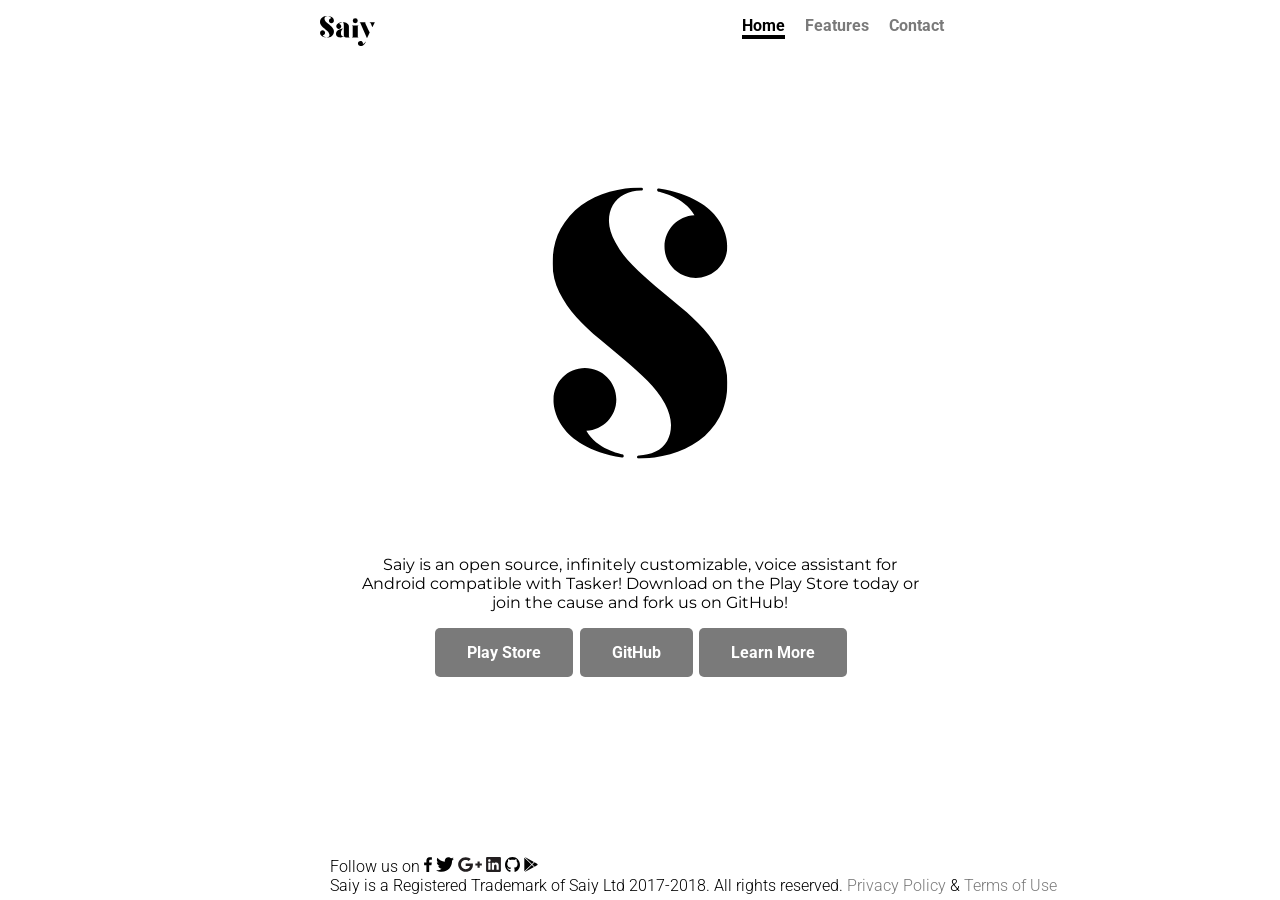
<file: index.html>
<html>
  <head>
    <!-- Start Favicon stuffs -->
    <link rel="apple-touch-icon" sizes="57x57" href="favicons/apple-icon-57x57.png">
    <link rel="apple-touch-icon" sizes="60x60" href="favicons/apple-icon-60x60.png">
    <link rel="apple-touch-icon" sizes="72x72" href="favicons/apple-icon-72x72.png">
    <link rel="apple-touch-icon" sizes="76x76" href="favicons/apple-icon-76x76.png">
    <link rel="apple-touch-icon" sizes="114x114" href="favicons/apple-icon-114x114.png">
    <link rel="apple-touch-icon" sizes="120x120" href="favicons/apple-icon-120x120.png">
    <link rel="apple-touch-icon" sizes="144x144" href="favicons/apple-icon-144x144.png">
    <link rel="apple-touch-icon" sizes="152x152" href="favicons/apple-icon-152x152.png">
    <link rel="apple-touch-icon" sizes="180x180" href="favicons/apple-icon-180x180.png">
    <link rel="icon" type="image/png" sizes="192x192"  href="favicons/android-icon-192x192.png">
    <link rel="icon" type="image/png" sizes="32x32" href="favicons/favicon-32x32.png">
    <link rel="icon" type="image/png" sizes="96x96" href="favicons/favicon-96x96.png">
    <link rel="icon" type="image/png" sizes="16x16" href="favicons/favicon-16x16.png">
    <link rel="manifest" href="favicons/manifest.json">
    <meta name="msapplication-TileColor" content="#ffffff">
    <meta name="msapplication-TileImage" content="favicons/ms-icon-144x144.png">
    <meta name="theme-color" content="#ffffff">
    <!-- End Favicon stuffs -->
    <!-- Font import stuffs -->
    <link href="https://fonts.googleapis.com/css?family=Montserrat:200,400" rel="stylesheet">
    <link href="https://fonts.googleapis.com/css?family=Roboto:300,700" rel="stylesheet">
    <link href="main.css" rel="stylesheet" type="text/css">
    <meta name="keywords" content="saiy, android, virtual assistant, software, saiy.ai, machine learning, open source, utter">
    <title>Saiy - Artificially Intelligent</title>
  </head>
  <body>
    <div class="my_container">
      <div class="menu">
        <h1 style="float:left;">
          <img class="logo" src="images/saiy_full.svg">
        </h1>
        <div style="float:right;">
          <a href="index.html" class="navw active">Home</a>
          <a href="features.html" class="navw">Features</a>
          <a href="contact.html" class="navw">Contact</a>
        </div>
      </div>
      <div class="main_content">
        <center>
          <p><img class="main_img" src="images/saiy.svg"></p>
          <p class="main_text">Saiy is an open source, infinitely customizable, voice assistant for Android compatible with Tasker! Download on the Play Store today or join the cause and fork us on GitHub!</p>
          <p>
            <a href="https://play.google.com/store/apps/details?id=ai.saiy.android" target="_blank" class="button">Play Store</a> 
            <a href="https://github.com/brandall76/Saiy-PS" target="_blank" class="button">GitHub</a> 
            <a href="features.html" class="button">Learn More</a>
          </p>
        </center>
      </div>
      <div class="footer">
        <div class="policy">
          Follow us on 
          <a href="https://www.facebook.com/games/saiy_ai/" target="_blank"><img class="smicon" src="images/facebook.svg"></a> 
          <a href="https://twitter.com/brandall76" target="_blank"><img class="smicon" src="images/twitter.svg"></a> 
          <a href="https://plus.google.com/100131487913427971091" target="_blank"><img class="smicon" src="images/google-plus.svg"></a> 
          <a href="https://uk.linkedin.com/in/benrandall76" target="_blank"><img class="smicon" src="images/linkedin.svg"></a> 
          <a href="https://github.com/brandall76/Saiy-PS" target="_blank"><img class="smicon" src="images/github.svg"></a> 
          <a href="https://play.google.com/store/apps/details?id=ai.saiy.android" target="_blank"><img class="smicon" src="images/playstore.svg"></a> 
          <br>
          Saiy is a Registered Trademark of Saiy Ltd 2017-2018. All rights reserved. <a href="privacy.html">Privacy Policy</a> & <a href="terms.html">Terms of Use</a>
        </div>
      </div>
    </div>
  </body>
</html>
</file>
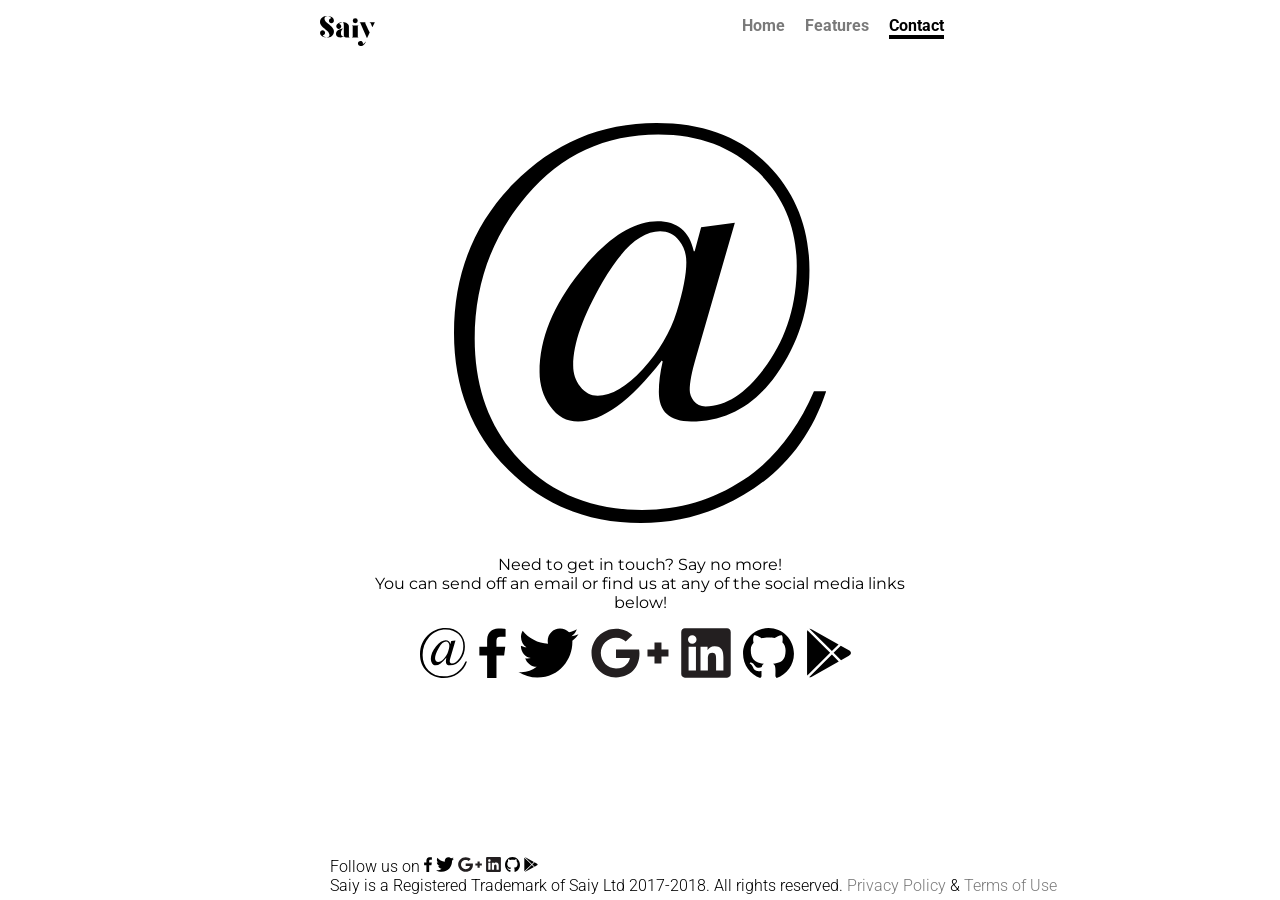
<file: contact.html>
<html>
  <head>
    <!-- Start Favicon stuffs -->
    <link rel="apple-touch-icon" sizes="57x57" href="favicons/apple-icon-57x57.png">
    <link rel="apple-touch-icon" sizes="60x60" href="favicons/apple-icon-60x60.png">
    <link rel="apple-touch-icon" sizes="72x72" href="favicons/apple-icon-72x72.png">
    <link rel="apple-touch-icon" sizes="76x76" href="favicons/apple-icon-76x76.png">
    <link rel="apple-touch-icon" sizes="114x114" href="favicons/apple-icon-114x114.png">
    <link rel="apple-touch-icon" sizes="120x120" href="favicons/apple-icon-120x120.png">
    <link rel="apple-touch-icon" sizes="144x144" href="favicons/apple-icon-144x144.png">
    <link rel="apple-touch-icon" sizes="152x152" href="favicons/apple-icon-152x152.png">
    <link rel="apple-touch-icon" sizes="180x180" href="favicons/apple-icon-180x180.png">
    <link rel="icon" type="image/png" sizes="192x192"  href="favicons/android-icon-192x192.png">
    <link rel="icon" type="image/png" sizes="32x32" href="favicons/favicon-32x32.png">
    <link rel="icon" type="image/png" sizes="96x96" href="favicons/favicon-96x96.png">
    <link rel="icon" type="image/png" sizes="16x16" href="favicons/favicon-16x16.png">
    <link rel="manifest" href="favicons/manifest.json">
    <meta name="msapplication-TileColor" content="#ffffff">
    <meta name="msapplication-TileImage" content="favicons/ms-icon-144x144.png">
    <meta name="theme-color" content="#ffffff">
    <!-- End Favicon stuffs -->
    <!-- Font import stuffs -->
    <link href="https://fonts.googleapis.com/css?family=Montserrat:200,400" rel="stylesheet">
    <link href="https://fonts.googleapis.com/css?family=Roboto:300,700" rel="stylesheet">
    <link href="main.css" rel="stylesheet" type="text/css">
    <meta name="keywords" content="saiy, android, virtual assistant, software, saiy.ai, machine learning, open source, utter">
    <title>Saiy - Artificially Intelligent</title>
  </head>
  <body>
    <div class="my_container">
      <div class="menu">
        <h1 style="float:left;">
          <img class="logo" src="images/saiy_full.svg">
        </h1>
        <div style="float:right;">
          <a href="index.html" class="navw">Home</a>
          <a href="features.html" class="navw">Features</a>
          <a href="contact.html" class="navw active">Contact</a>
        </div>
      </div>
      <div class="main_content">
        <center>
          <p><img class="main_img" src="images/at.svg"></p>
          <p class="main_text">Need to get in touch? Say no more!<br>You can send off an email or find us at any of the social media links below!</p>
          <p>
            <a href="mailto:contact@saiy.ai"><img class="lgicon" src="images/at.svg"></a> 
            <a href="https://www.facebook.com/games/saiy_ai/" target="_blank"><img class="lgicon" src="images/facebook.svg"></a> 
            <a href="https://twitter.com/brandall76" target="_blank"><img class="lgicon" src="images/twitter.svg"></a> 
            <a href="https://plus.google.com/100131487913427971091" target="_blank"><img class="lgicon" src="images/google-plus.svg"></a> 
            <a href="https://uk.linkedin.com/in/benrandall76" target="_blank"><img class="lgicon" src="images/linkedin.svg"></a>
            <a href="https://github.com/brandall76/Saiy-PS" target="_blank"><img class="lgicon" src="images/github.svg"></a>
            <a href="https://play.google.com/store/apps/details?id=ai.saiy.android" target="_blank"><img class="lgicon" src="images/playstore.svg"></a>
          </p>
        </center>
      </div>
      <div class="footer">
        <div class="policy">
          Follow us on 
          <a href="https://www.facebook.com/games/saiy_ai/" target="_blank"><img class="smicon" src="images/facebook.svg"></a> 
          <a href="https://twitter.com/brandall76" target="_blank"><img class="smicon" src="images/twitter.svg"></a> 
          <a href="https://plus.google.com/100131487913427971091" target="_blank"><img class="smicon" src="images/google-plus.svg"></a> 
          <a href="https://uk.linkedin.com/in/benrandall76" target="_blank"><img class="smicon" src="images/linkedin.svg"></a> 
          <a href="https://github.com/brandall76/Saiy-PS" target="_blank"><img class="smicon" src="images/github.svg"></a> 
          <a href="https://play.google.com/store/apps/details?id=ai.saiy.android" target="_blank"><img class="smicon" src="images/playstore.svg"></a> 
          <br>
          Saiy is a Registered Trademark of Saiy Ltd 2017-2018. All rights reserved. <a href="privacy.html">Privacy Policy</a> & <a href="terms.html">Terms of Use</a>
        </div>
      </div>
    </div>
  </body>
</html>
</file>
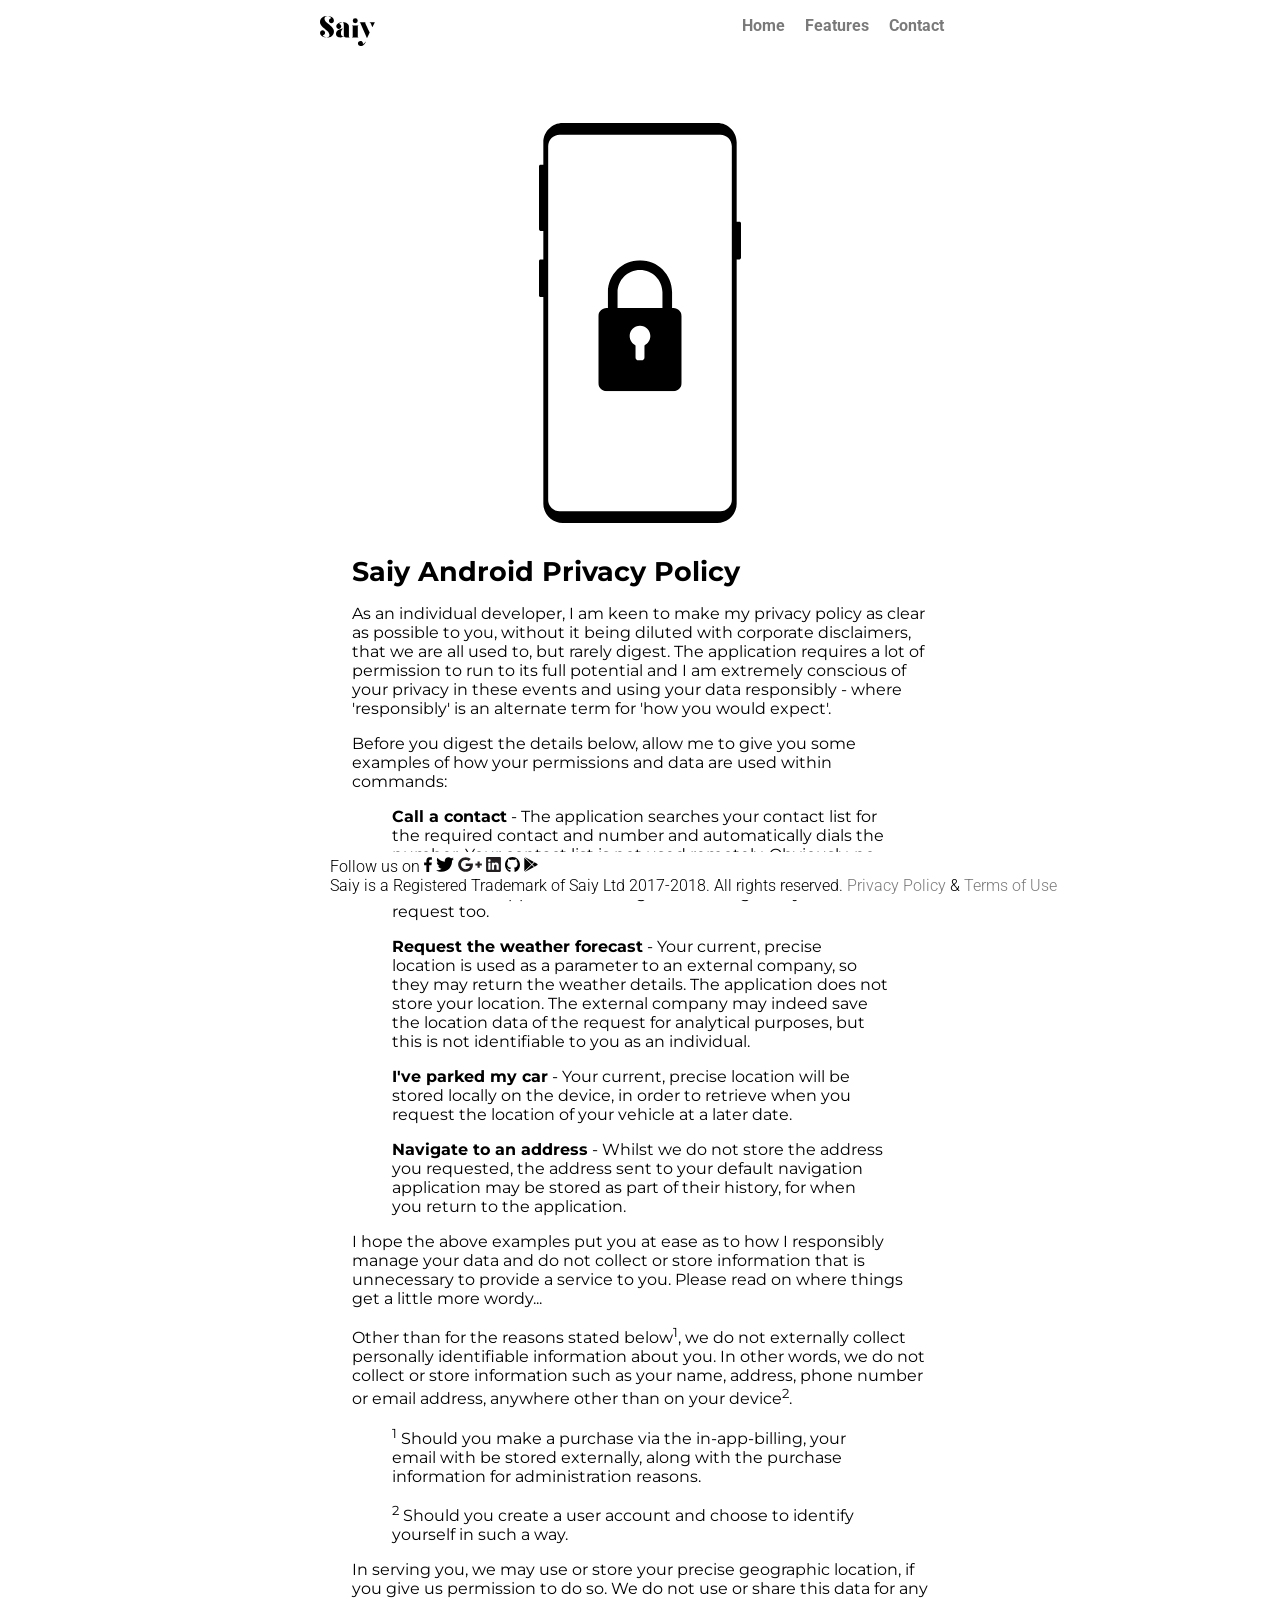
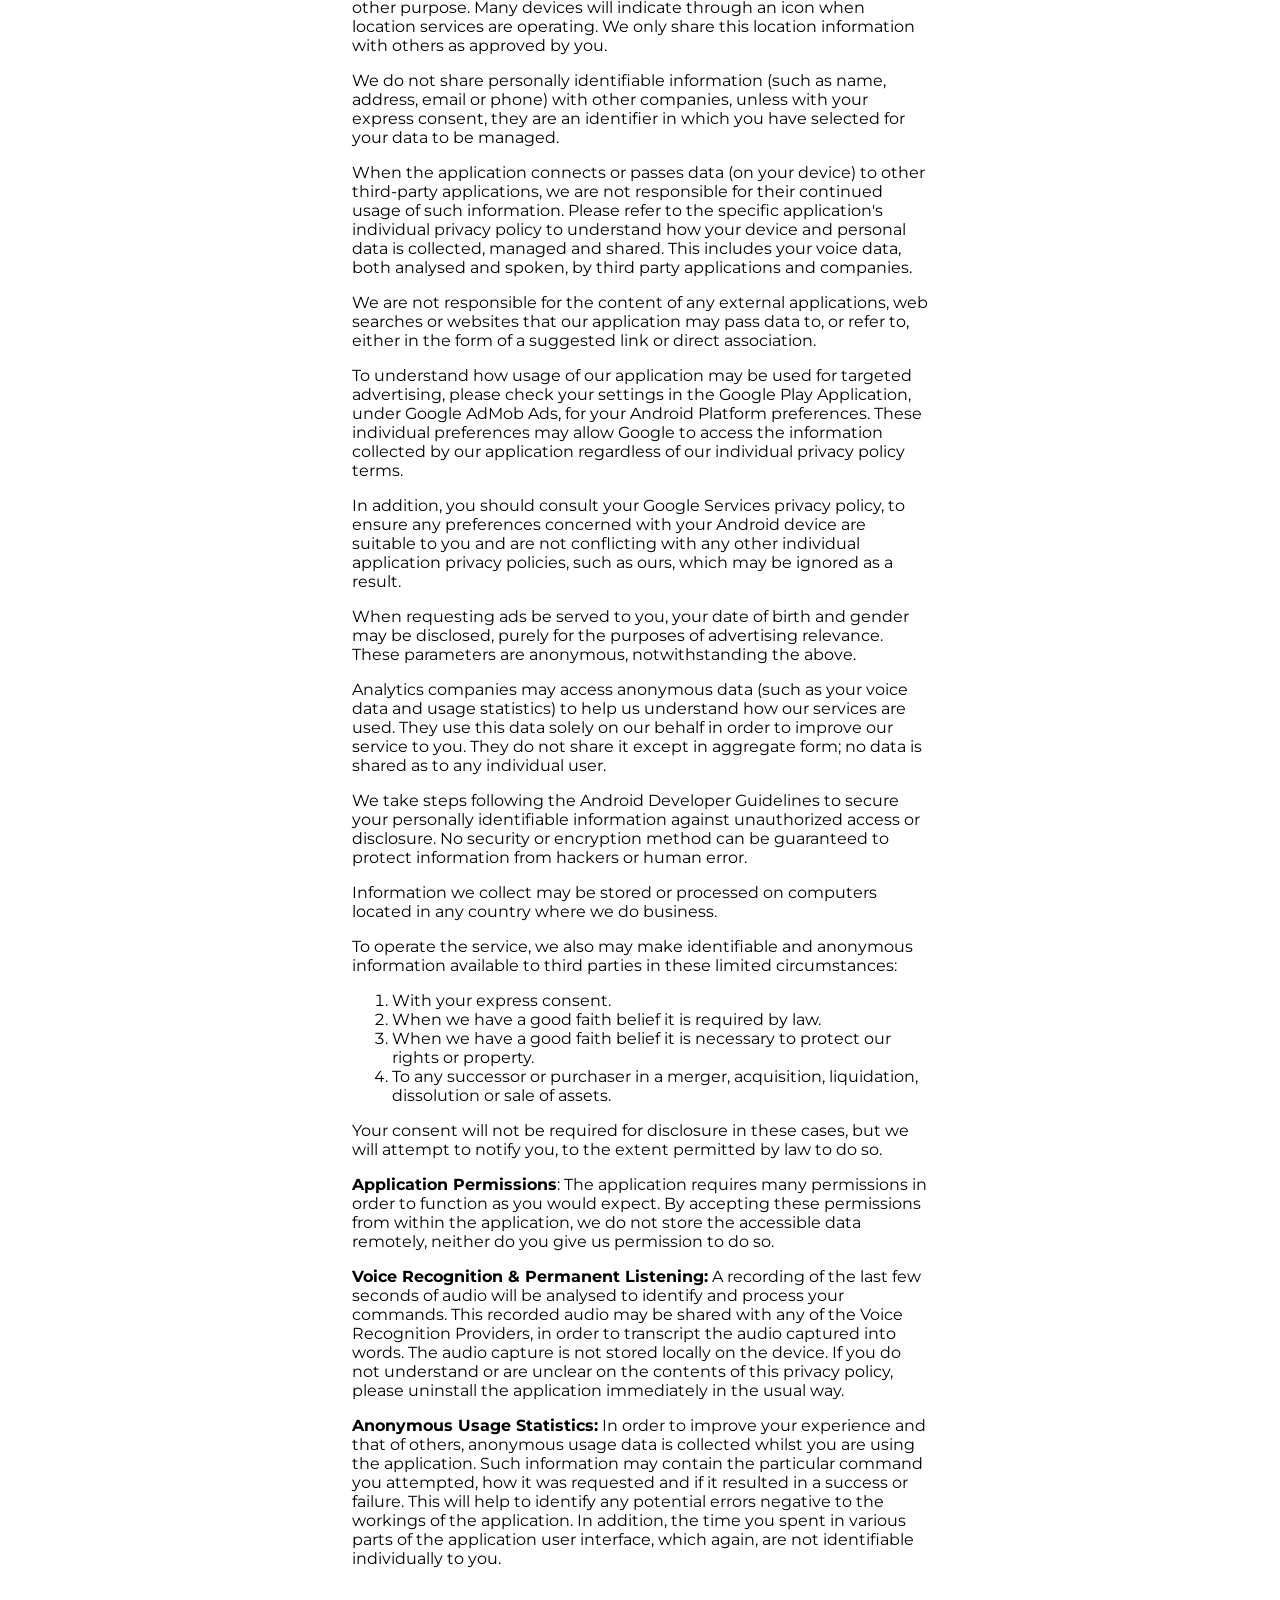
<file: privacy.html>
<html>
  <head>
    <!-- Start Favicon stuffs -->
    <link rel="apple-touch-icon" sizes="57x57" href="favicons/apple-icon-57x57.png">
    <link rel="apple-touch-icon" sizes="60x60" href="favicons/apple-icon-60x60.png">
    <link rel="apple-touch-icon" sizes="72x72" href="favicons/apple-icon-72x72.png">
    <link rel="apple-touch-icon" sizes="76x76" href="favicons/apple-icon-76x76.png">
    <link rel="apple-touch-icon" sizes="114x114" href="favicons/apple-icon-114x114.png">
    <link rel="apple-touch-icon" sizes="120x120" href="favicons/apple-icon-120x120.png">
    <link rel="apple-touch-icon" sizes="144x144" href="favicons/apple-icon-144x144.png">
    <link rel="apple-touch-icon" sizes="152x152" href="favicons/apple-icon-152x152.png">
    <link rel="apple-touch-icon" sizes="180x180" href="favicons/apple-icon-180x180.png">
    <link rel="icon" type="image/png" sizes="192x192"  href="favicons/android-icon-192x192.png">
    <link rel="icon" type="image/png" sizes="32x32" href="favicons/favicon-32x32.png">
    <link rel="icon" type="image/png" sizes="96x96" href="favicons/favicon-96x96.png">
    <link rel="icon" type="image/png" sizes="16x16" href="favicons/favicon-16x16.png">
    <link rel="manifest" href="favicons/manifest.json">
    <meta name="msapplication-TileColor" content="#ffffff">
    <meta name="msapplication-TileImage" content="favicons/ms-icon-144x144.png">
    <meta name="theme-color" content="#ffffff">
    <!-- End Favicon stuffs -->
    <!-- Font import stuffs -->
    <link href="https://fonts.googleapis.com/css?family=Montserrat:200,400" rel="stylesheet">
    <link href="https://fonts.googleapis.com/css?family=Roboto:300,700" rel="stylesheet">
    <link href="main.css" rel="stylesheet" type="text/css">
    <meta name="keywords" content="saiy, android, virtual assistant, software, saiy.ai, machine learning, open source, utter">
    <title>Saiy - Artificially Intelligent</title>
  </head>
  <body>
    <div class="my_container">
      <div class="menu">
        <h1 style="float:left;">
          <img class="logo" src="images/saiy_full.svg">
        </h1>
        <div style="float:right;">
          <a href="index.html" class="navw">Home</a>
          <a href="features.html" class="navw">Features</a>
          <a href="contact.html" class="navw">Contact</a>
        </div>
      </div>
      <div class="main_content">
        <center><p><img class="main_img" src="images/s8_lock.svg"></p></center>
        <h1>
          Saiy Android Privacy Policy
        </h1>
        <div class="policy_text">
          <p>
            As an individual developer, I am keen to make my privacy policy as clear as possible to you, without it being diluted with corporate disclaimers, that we are all used to, but rarely digest. The application requires a lot of permission to run to its full potential and I am extremely conscious of your privacy in these events and using your data responsibly - where 'responsibly' is an alternate term for 'how you would expect'.
          </p>
          <p>
            Before you digest the details below, allow me to give you some examples of how your permissions and data are used within commands:
          </p>
          <blockquote>
            <strong>Call a contact</strong> - The application searches your contact list for the required contact and number and automatically dials the number. Your contact list is not used remotely. Obviously, no calls are placed unless you specifically request the application to do so. This applies to sending text messages at your request too.
          </blockquote>
          <blockquote>
            <strong>Request the weather forecast</strong> - Your current, precise location is used as a parameter to an external company, so they may return the weather details. The application does not store your location. The external company may indeed save the location data of the request for analytical purposes, but this is not identifiable to you as an individual.
          </blockquote>
          <blockquote>
            <strong>I've parked my car</strong> - Your current, precise location will be stored locally on the device, in order to retrieve when you request the location of your vehicle at a later date.
          </blockquote>
          <blockquote>
            <strong>Navigate to an address</strong> - Whilst we do not store the address you requested, the address sent to your default navigation application may be stored as part of their history, for when you return to the application.
          </blockquote>
          <p>
            I hope the above examples put you at ease as to how I responsibly manage your data and do not collect or store information that is unnecessary to provide a service to you. Please read on where things get a little more wordy...
          </p>
          <p>
            Other than for the reasons stated below<sup>1</sup>, we do not externally collect personally identifiable information about you. In other words, we do not collect or store information such as your name, address, phone number or email address, anywhere other than on your device<sup>2</sup>.
          </p>
          <blockquote>
            <sup>1</sup> Should you make a purchase via the in-app-billing, your email with be stored externally, along with the purchase information for administration reasons.
          </blockquote>
          <blockquote>
            <sup>2</sup> Should you create a user account and choose to identify yourself in such a way.
          </blockquote>
          <p>
            In serving you, we may use or store your precise geographic location, if you give us permission to do so. We do not use or share this data for any other purpose. Many devices will indicate through an icon when location services are operating. We only share this location information with others as approved by you.
          </p>
          <p>
            We do not share personally identifiable information (such as name, address, email or phone) with other companies, unless with your express consent, they are an identifier in which you have selected for your data to be managed.
          </p>
          <p>
            When the application connects or passes data (on your device) to other third-party applications, we are not responsible for their continued usage of such information. Please refer to the specific application's individual privacy policy to understand how your device and personal data is collected, managed and shared. This includes your voice data, both analysed and spoken, by third party applications and companies.
          </p>
          <p>
            We are not responsible for the content of any external applications, web searches or websites that our application may pass data to, or refer to, either in the form of a suggested link or direct association.
          </p>
          <p>
            To understand how usage of our application may be used for targeted advertising, please check your settings in the Google Play Application, under Google AdMob Ads, for your Android Platform preferences. These individual preferences may allow Google to access the information collected by our application regardless of our individual privacy policy terms.
          </p>
          <p>
            In addition, you should consult your Google Services privacy policy, to ensure any preferences concerned with your Android device are suitable to you and are not conflicting with any other individual application privacy policies, such as ours, which may be ignored as a result.
          </p>
          <p>
            When requesting ads be served to you, your date of birth and gender may be disclosed, purely for the purposes of advertising relevance. These parameters are anonymous, notwithstanding the above.
          </p>
          <p>
            Analytics companies may access anonymous data (such as your voice data and usage statistics) to help us understand how our services are used. They use this data solely on our behalf in order to improve our service to you. They do not share it except in aggregate form; no data is shared as to any individual user.
          </p>
          <p>
            We take steps following the Android Developer Guidelines to secure your personally identifiable information against unauthorized access or disclosure. No security or encryption method can be guaranteed to protect information from hackers or human error.
          </p>
          <p>
            Information we collect may be stored or processed on computers located in any country where we do business.
          </p>
          <p>
            To operate the service, we also may make identifiable and anonymous information available to third parties in these limited circumstances:
            <ol>
              <li>With your express consent.</li>
              <li>When we have a good faith belief it is required by law.</li>
              <li>When we have a good faith belief it is necessary to protect our rights or property.</li>
              <li>To any successor or purchaser in a merger, acquisition, liquidation, dissolution or sale of assets.</li>                
            </ol>
            Your consent will not be required for disclosure in these cases, but we will attempt to notify you, to the extent permitted by law to do so.
          </p>
          <p>
            <strong>Application Permissions</strong>: The application requires many permissions in order to function as you would expect. By accepting these permissions from within the application, we do not store the accessible data remotely, neither do you give us permission to do so.
          </p>
          <p>
            <strong>Voice Recognition & Permanent Listening:</strong> A recording of the last few seconds of audio will be analysed to identify and process your commands. This recorded audio may be shared with any of the Voice Recognition Providers, in order to transcript the audio captured into words. The audio capture is not stored locally on the device. If you do not understand or are unclear on the contents of this privacy policy, please uninstall the application immediately in the usual way.
          </p>
          <p>
            <strong>Anonymous Usage Statistics:</strong> In order to improve your experience and that of others, anonymous usage data is collected whilst you are using the application. Such information may contain the particular command you attempted, how it was requested and if it resulted in a success or failure. This will help to identify any potential errors negative to the workings of the application. In addition, the time you spent in various parts of the application user interface, which again, are not identifiable individually to you.
          </p>
        </div>
      </div>
      <div class="footer">
        <div class="policy">
          Follow us on 
          <a href="https://www.facebook.com/games/saiy_ai/" target="_blank"><img class="smicon" src="images/facebook.svg"></a> 
          <a href="https://twitter.com/brandall76" target="_blank"><img class="smicon" src="images/twitter.svg"></a> 
          <a href="https://plus.google.com/100131487913427971091" target="_blank"><img class="smicon" src="images/google-plus.svg"></a> 
          <a href="https://uk.linkedin.com/in/benrandall76" target="_blank"><img class="smicon" src="images/linkedin.svg"></a> 
          <a href="https://github.com/brandall76/Saiy-PS" target="_blank"><img class="smicon" src="images/github.svg"></a> 
          <a href="https://play.google.com/store/apps/details?id=ai.saiy.android" target="_blank"><img class="smicon" src="images/playstore.svg"></a> 
          <br>
          Saiy is a Registered Trademark of Saiy Ltd 2017-2018. All rights reserved. <a href="privacy.html">Privacy Policy</a> & <a href="terms.html">Terms of Use</a>
        </div>
      </div>
    </div>
  </body>
</html>
</file>
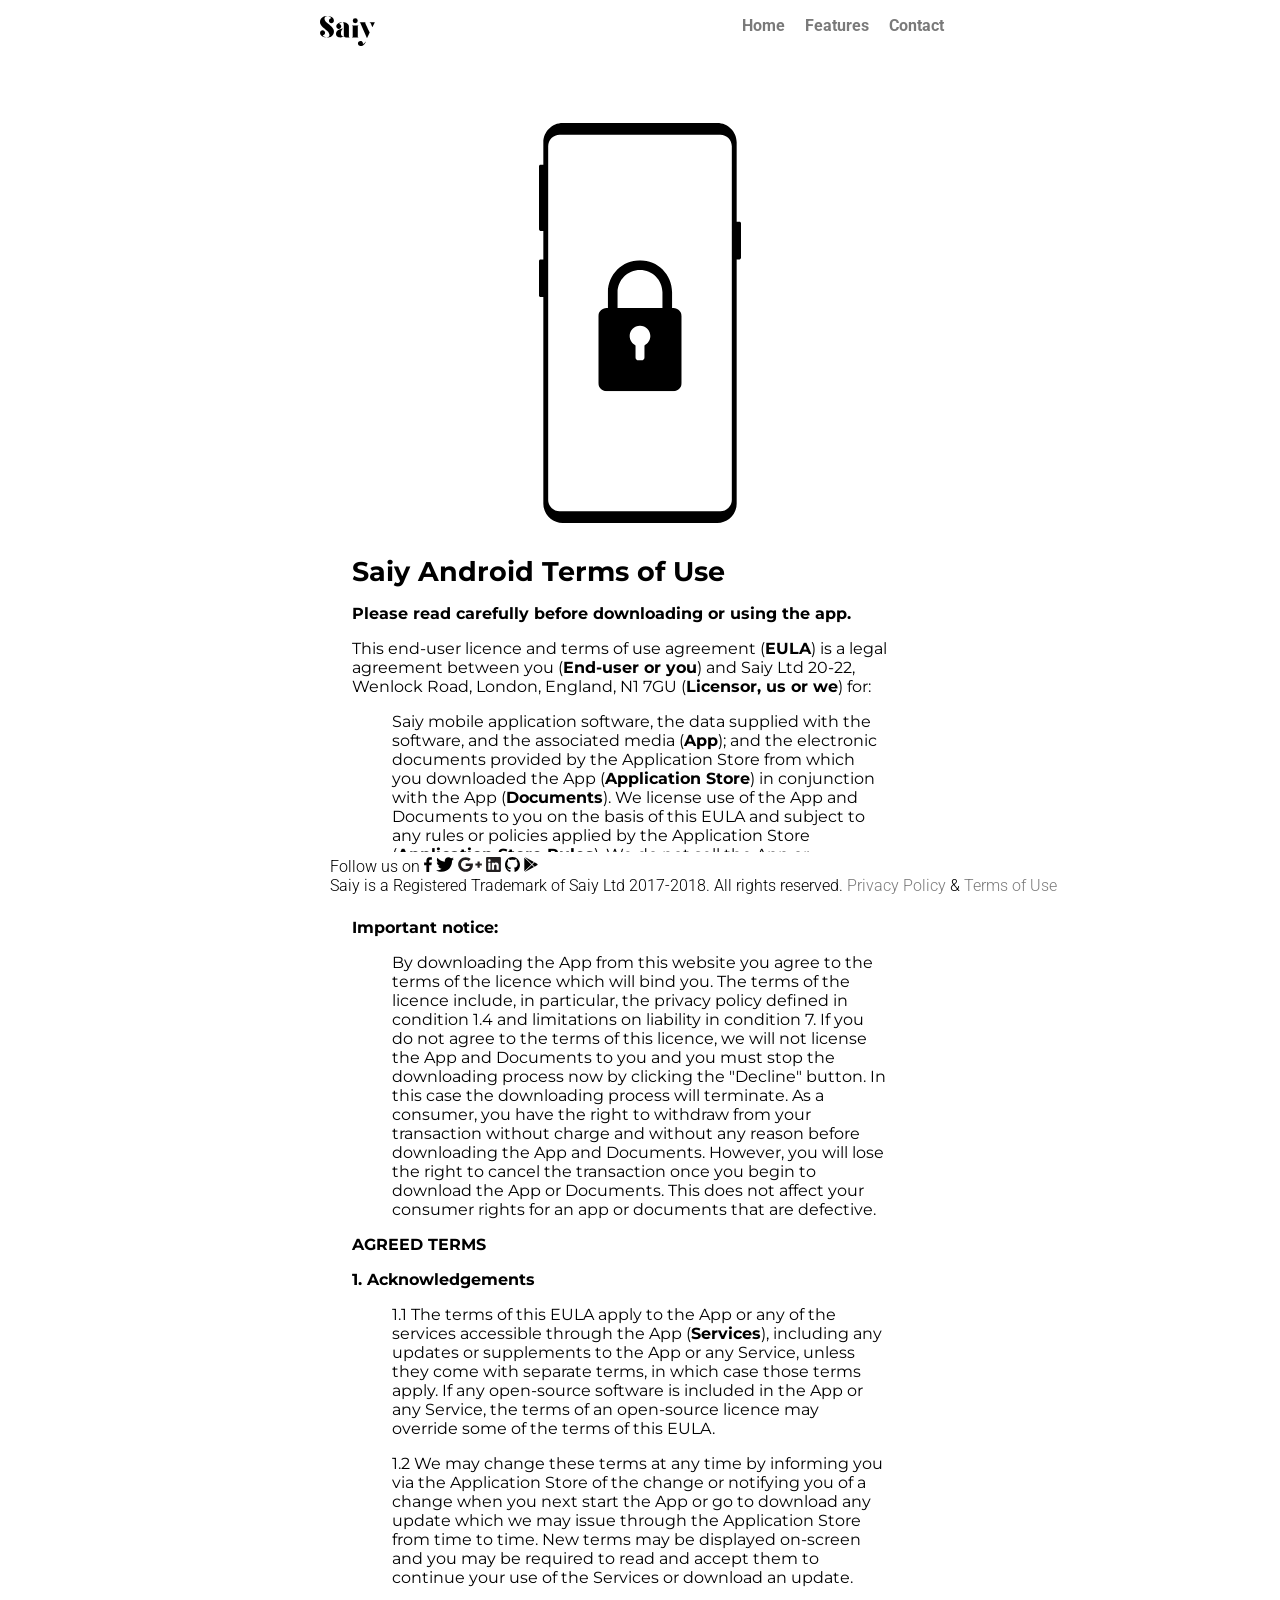
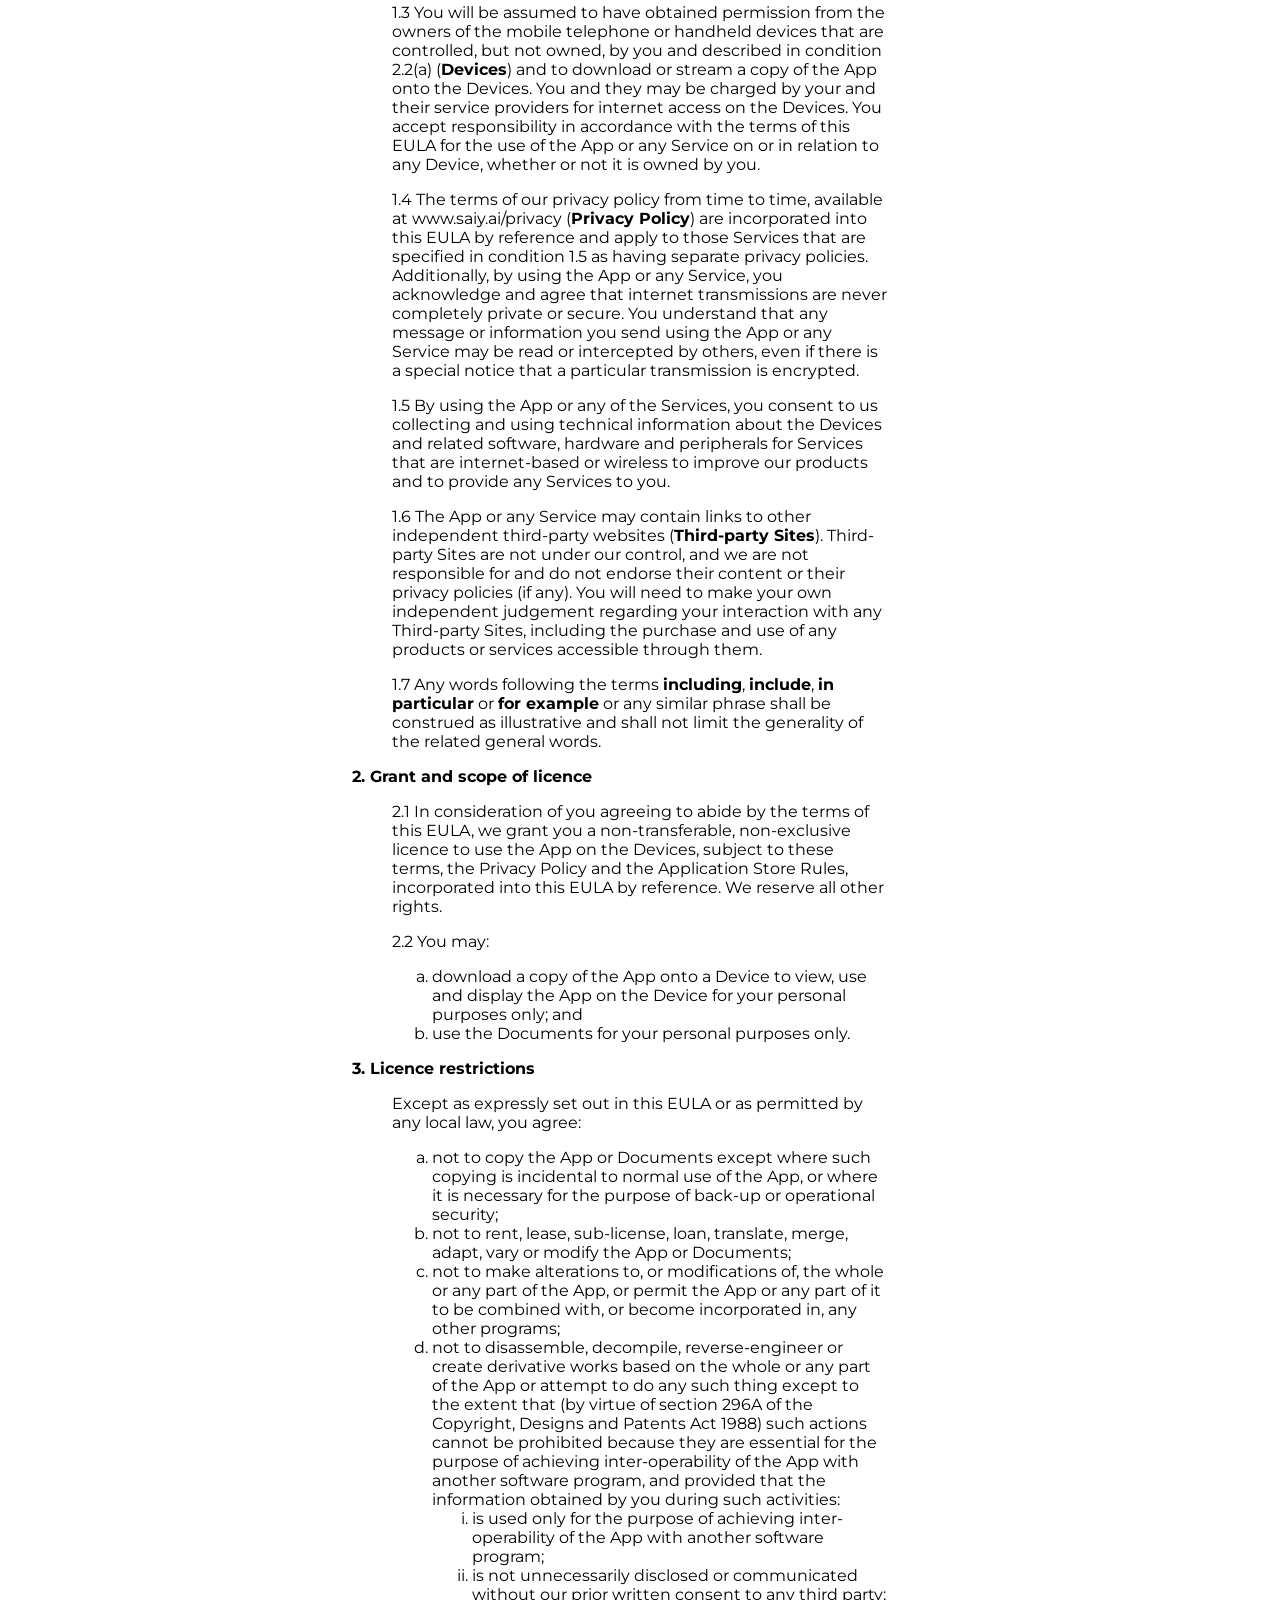
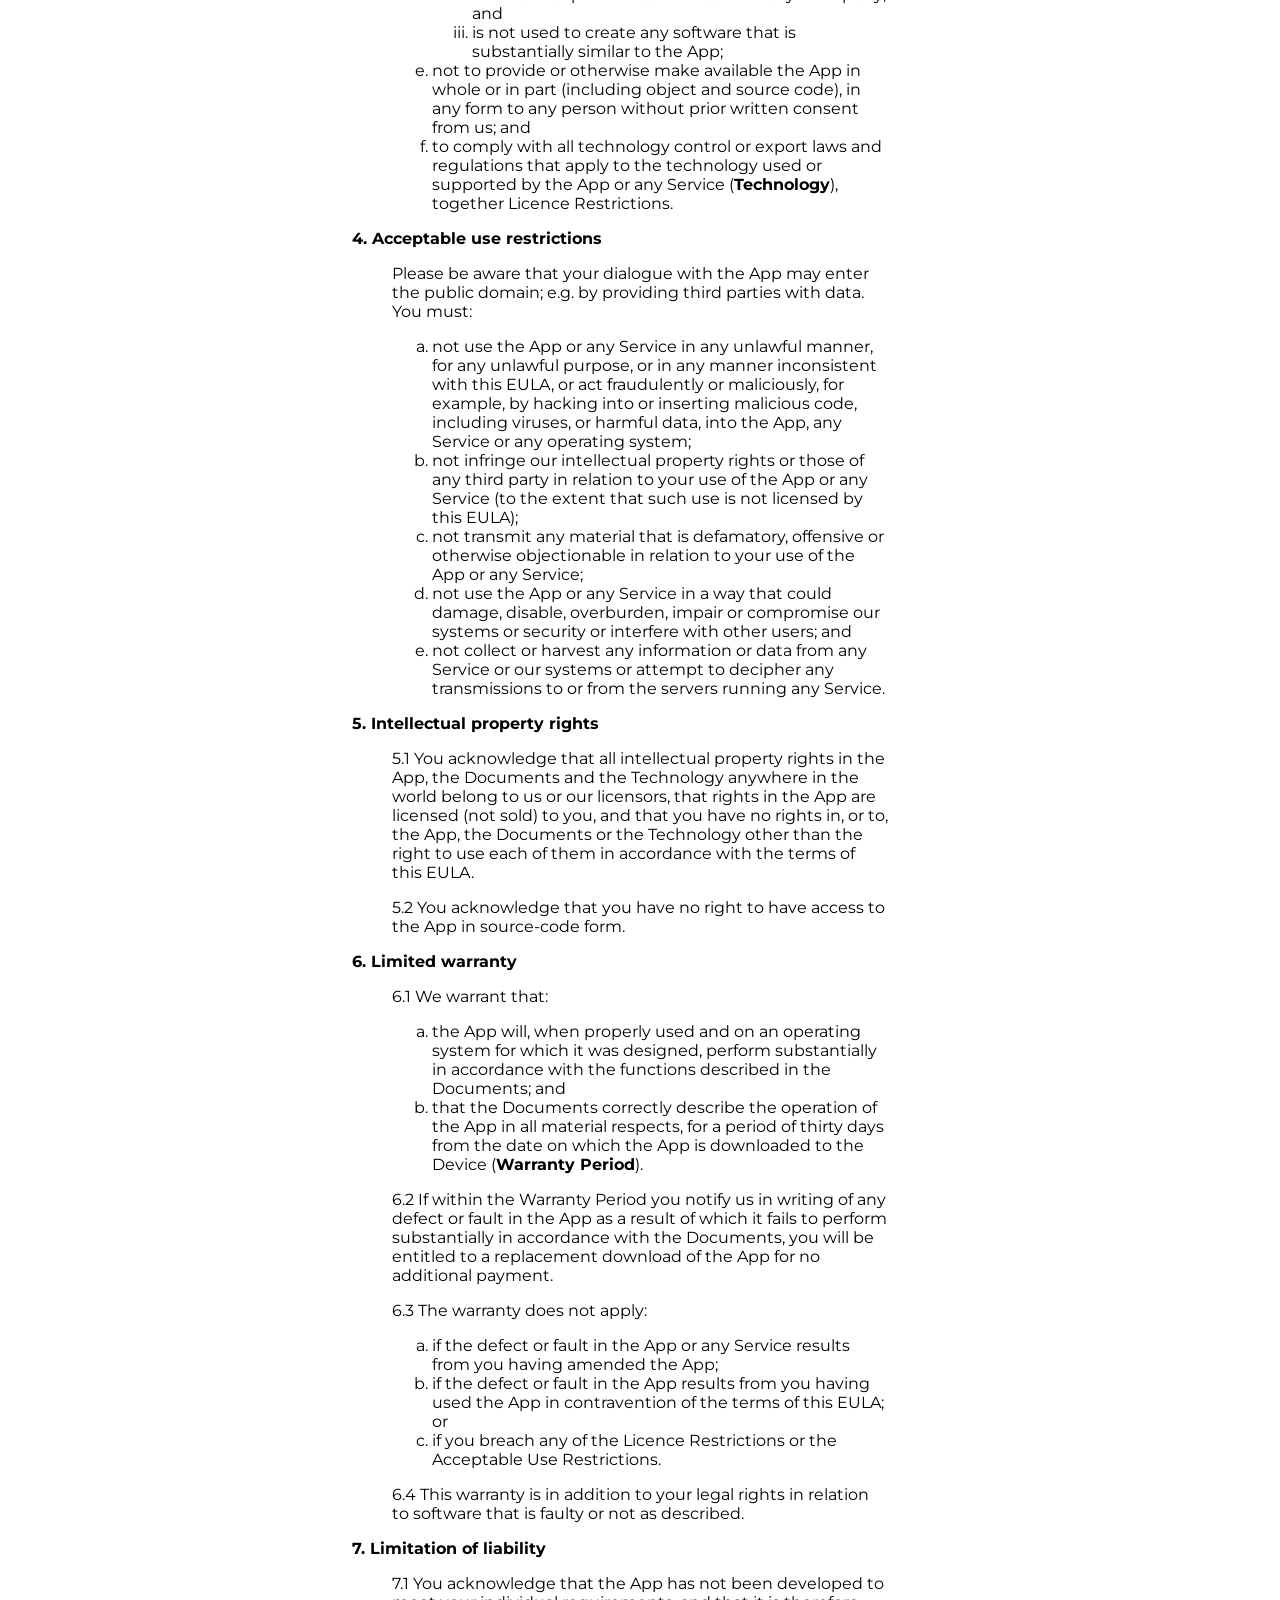
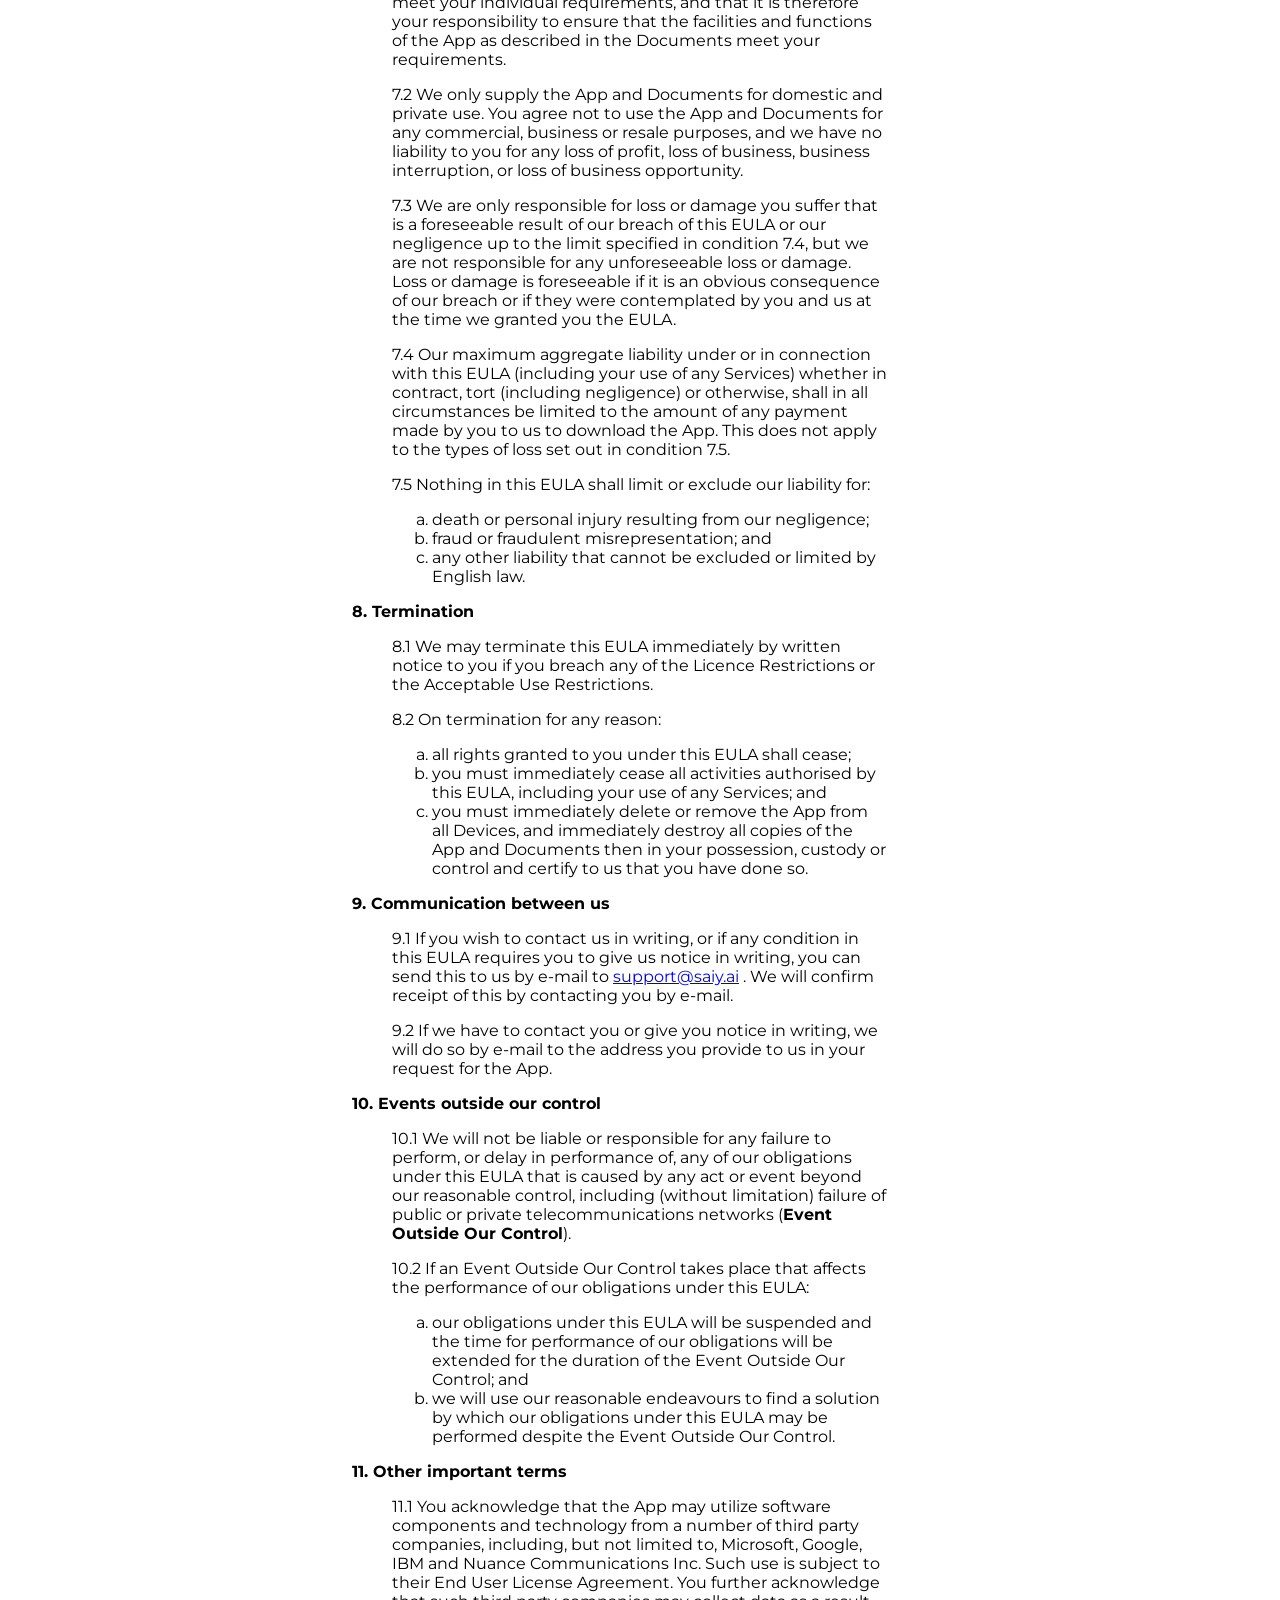
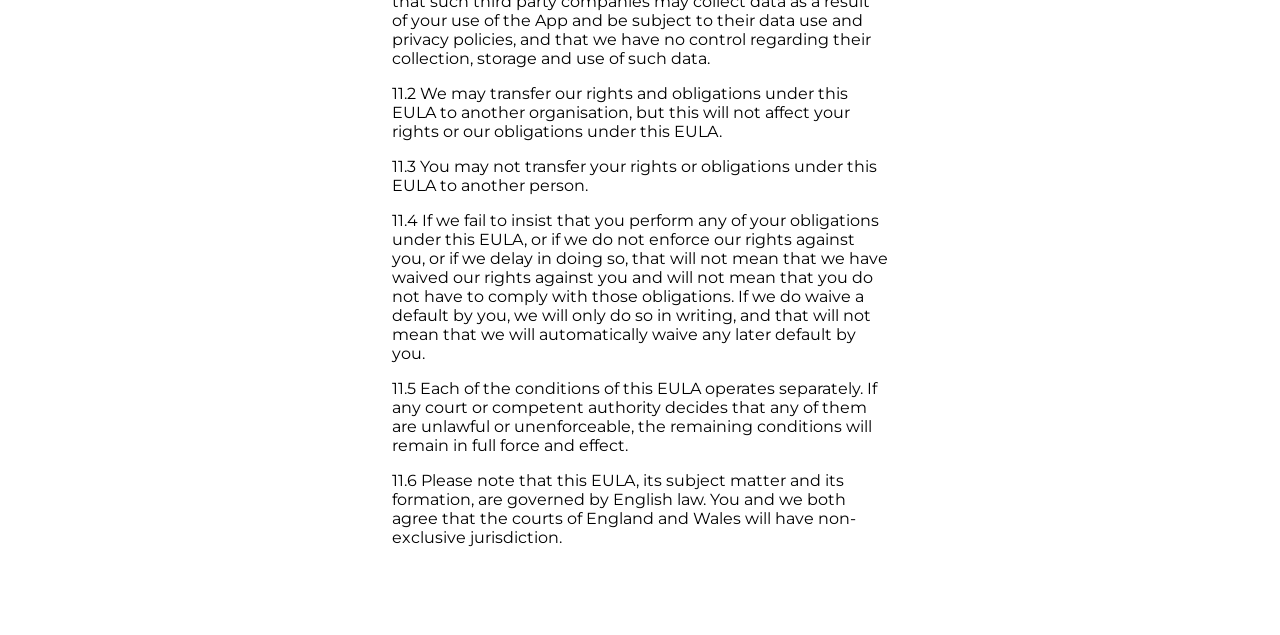
<file: terms.html>
<html>
  <head>
    <!-- Start Favicon stuffs -->
    <link rel="apple-touch-icon" sizes="57x57" href="favicons/apple-icon-57x57.png">
    <link rel="apple-touch-icon" sizes="60x60" href="favicons/apple-icon-60x60.png">
    <link rel="apple-touch-icon" sizes="72x72" href="favicons/apple-icon-72x72.png">
    <link rel="apple-touch-icon" sizes="76x76" href="favicons/apple-icon-76x76.png">
    <link rel="apple-touch-icon" sizes="114x114" href="favicons/apple-icon-114x114.png">
    <link rel="apple-touch-icon" sizes="120x120" href="favicons/apple-icon-120x120.png">
    <link rel="apple-touch-icon" sizes="144x144" href="favicons/apple-icon-144x144.png">
    <link rel="apple-touch-icon" sizes="152x152" href="favicons/apple-icon-152x152.png">
    <link rel="apple-touch-icon" sizes="180x180" href="favicons/apple-icon-180x180.png">
    <link rel="icon" type="image/png" sizes="192x192"  href="favicons/android-icon-192x192.png">
    <link rel="icon" type="image/png" sizes="32x32" href="favicons/favicon-32x32.png">
    <link rel="icon" type="image/png" sizes="96x96" href="favicons/favicon-96x96.png">
    <link rel="icon" type="image/png" sizes="16x16" href="favicons/favicon-16x16.png">
    <link rel="manifest" href="favicons/manifest.json">
    <meta name="msapplication-TileColor" content="#ffffff">
    <meta name="msapplication-TileImage" content="favicons/ms-icon-144x144.png">
    <meta name="theme-color" content="#ffffff">
    <!-- End Favicon stuffs -->
    <!-- Font import stuffs -->
    <link href="https://fonts.googleapis.com/css?family=Montserrat:200,400" rel="stylesheet">
    <link href="https://fonts.googleapis.com/css?family=Roboto:300,700" rel="stylesheet">
    <link href="main.css" rel="stylesheet" type="text/css">
    <meta name="keywords" content="saiy, android, virtual assistant, software, saiy.ai, machine learning, open source, utter">
    <title>Saiy - Artificially Intelligent</title>
  </head>
  <body>
    <div class="my_container">
      <div class="menu">
        <h1 style="float:left;">
          <img class="logo" src="images/saiy_full.svg">
        </h1>
        <div style="float:right;">
          <a href="index.html" class="navw">Home</a>
          <a href="features.html" class="navw">Features</a>
          <a href="contact.html" class="navw">Contact</a>
        </div>
      </div>
      <div class="main_content">
        <center><p><img class="main_img" src="images/s8_lock.svg"></p></center>
        <h1>
          Saiy Android Terms of Use
        </h1>
        <div class="policy_text">
          <p>
            <strong>Please read carefully before downloading or using the app.</strong>
          </p>
          <p>
            This end-user licence and terms of use agreement (<strong>EULA</strong>) is a legal agreement between you (<strong>End-user or you</strong>) and Saiy Ltd 20-22, Wenlock Road, London, England, N1 7GU (<strong>Licensor, us or we</strong>) for:
          </p>
          <blockquote>
            Saiy mobile application software, the data supplied with the software, and the associated media (<strong>App</strong>); and
            the electronic documents provided by the Application Store from which you downloaded the App (<strong>Application Store</strong>) in conjunction with the App (<strong>Documents</strong>).
            We license use of the App and Documents to you on the basis of this EULA and subject to any rules or policies applied by the Application Store (<strong>Application Store Rules</strong>). We do not sell the App or Documents to you. We remain the owners of the App and Documents at all times.
          </blockquote>
          <p>
            <strong>Important notice:</strong>
          </p>
          <blockquote>
            By downloading the App from this website you agree to the terms of the licence which will bind you. The terms of the licence include, in particular, the privacy policy defined in condition 1.4 and limitations on liability in condition 7.
If you do not agree to the terms of this licence, we will not license the App and Documents to you and you must stop the downloading process now by clicking the "Decline" button. In this case the downloading process will terminate.
As a consumer, you have the right to withdraw from your transaction without charge and without any reason before downloading the App and Documents.
However, you will lose the right to cancel the transaction once you begin to download the App or Documents.
This does not affect your consumer rights for an app or documents that are defective.
          </blockquote>
          <p>
            <strong>AGREED TERMS</strong>
          </p>
          <p><strong>
            1. Acknowledgements
          </strong></p>
          <blockquote>
            1.1 The terms of this EULA apply to the App or any of the services accessible through the App (<strong>Services</strong>), including any updates or supplements to the App or any Service, unless they come with separate terms, in which case those terms apply. If any open-source software is included in the App or any Service, the terms of an open-source licence may override some of the terms of this EULA.
          </blockquote>
          <blockquote>
            1.2 We may change these terms at any time by informing you via the Application Store of the change or notifying you of a change when you next start the App or go to download any update which we may issue through the Application Store from time to time. New terms may be displayed on-screen and you may be required to read and accept them to continue your use of the Services or download an update.
          </blockquote>
          <blockquote>
            1.3 You will be assumed to have obtained permission from the owners of the mobile telephone or handheld devices that are controlled, but not owned, by you and described in condition 2.2(a) (<strong>Devices</strong>) and to download or stream a copy of the App onto the Devices. You and they may be charged by your and their service providers for internet access on the Devices. You accept responsibility in accordance with the terms of this EULA for the use of the App or any Service on or in relation to any Device, whether or not it is owned by you.
          </blockquote>
          <blockquote>
            1.4 The terms of our privacy policy from time to time, available at www.saiy.ai/privacy (<strong>Privacy Policy</strong>) are incorporated into this EULA by reference and apply to those Services that are specified in condition 1.5 as having separate privacy policies. Additionally, by using the App or any Service, you acknowledge and agree that internet transmissions are never completely private or secure. You understand that any message or information you send using the App or any Service may be read or intercepted by others, even if there is a special notice that a particular transmission is encrypted.
          </blockquote>
          <blockquote>
            1.5 By using the App or any of the Services, you consent to us collecting and using technical information about the Devices and related software, hardware and peripherals for Services that are internet-based or wireless to improve our products and to provide any Services to you.
          </blockquote>
          <blockquote>
            1.6 The App or any Service may contain links to other independent third-party websites (<strong>Third-party Sites</strong>). Third-party Sites are not under our control, and we are not responsible for and do not endorse their content or their privacy policies (if any). You will need to make your own independent judgement regarding your interaction with any Third-party Sites, including the purchase and use of any products or services accessible through them.
          </blockquote>
          <blockquote>
            1.7 Any words following the terms <strong>including</strong>, <strong>include</strong>, <strong>in particular</strong> or <strong>for example</strong> or any similar phrase shall be construed as illustrative and shall not limit the generality of the related general words.
          </blockquote>
          <p><strong>
            2. Grant and scope of licence
          </strong></p>
          <blockquote>
            2.1 In consideration of you agreeing to abide by the terms of this EULA, we grant you a non-transferable, non-exclusive licence to use the App on the Devices, subject to these terms, the Privacy Policy and the Application Store Rules, incorporated into this EULA by reference. We reserve all other rights.
          </blockquote>
          <blockquote>
            2.2 You may:
            <ol type="a">
              <li>download a copy of the App onto a Device to view, use and display the App on the Device for your personal purposes only; and</li>
              <li>use the Documents for your personal purposes only.</li>
            </ol>
          </blockquote>
          <p><strong>
            3. Licence restrictions
          </strong></p>
          <blockquote>
            Except as expressly set out in this EULA or as permitted by any local law, you agree:
            <ol type="a">
              <li>not to copy the App or Documents except where such copying is incidental to normal use of the App, or where it is necessary for the purpose of back-up or operational security;</li>
              <li>not to rent, lease, sub-license, loan, translate, merge, adapt, vary or modify the App or Documents;</li>
              <li>not to make alterations to, or modifications of, the whole or any part of the App, or permit the App or any part of it to be combined with, or become incorporated in, any other programs;</li>
              <li>not to disassemble, decompile, reverse-engineer or create derivative works based on the whole or any part of the App or attempt to do any such thing except to the extent that (by virtue of section 296A of the Copyright, Designs and Patents Act 1988) such actions cannot be prohibited because they are essential for the purpose of achieving inter-operability of the App with another software program, and provided that the information obtained by you during such activities:</li>
              <ol type="i">
                <li>is used only for the purpose of achieving inter-operability of the App with another software program;</li>
                <li>is not unnecessarily disclosed or communicated without our prior written consent to any third party; and</li>
                <li>is not used to create any software that is substantially similar to the App;</li>
              </ol>
              <li>not to provide or otherwise make available the App in whole or in part (including object and source code), in any form to any person without prior written consent from us; and</li>
              <li>to comply with all technology control or export laws and regulations that apply to the technology used or supported by the App or any Service (<strong>Technology</strong>), together Licence Restrictions.</li>
            </ol>
          </blockquote>
          <p><strong>
            4. Acceptable use restrictions
          </strong></p>
          <blockquote>
            Please be aware that your dialogue with the App may enter the public domain; e.g. by providing third parties with data. You must:
            <ol type="a">
              <li>not use the App or any Service in any unlawful manner, for any unlawful purpose, or in any manner inconsistent with this EULA, or act fraudulently or maliciously, for example, by hacking into or inserting malicious code, including viruses, or harmful data, into the App, any Service or any operating system;</li>
              <li>not infringe our intellectual property rights or those of any third party in relation to your use of the App or any Service (to the extent that such use is not licensed by this EULA);</li>
              <li>not transmit any material that is defamatory, offensive or otherwise objectionable in relation to your use of the App or any Service;</li>
              <li>not use the App or any Service in a way that could damage, disable, overburden, impair or compromise our systems or security or interfere with other users; and</li>
              <li>not collect or harvest any information or data from any Service or our systems or attempt to decipher any transmissions to or from the servers running any Service.</li>
            </ol>
          </blockquote>
          <p><strong>
            5. Intellectual property rights
          </strong></p>
          <blockquote>
            5.1 You acknowledge that all intellectual property rights in the App, the Documents and the Technology anywhere in the world belong to us or our licensors, that rights in the App are licensed (not sold) to you, and that you have no rights in, or to, the App, the Documents or the Technology other than the right to use each of them in accordance with the terms of this EULA.
          </blockquote>
          <blockquote>
            5.2 You acknowledge that you have no right to have access to the App in source-code form.
          </blockquote>
          <p><strong>
            6. Limited warranty
          </strong></p>
          <blockquote>
            6.1 We warrant that:
            <ol type="a">
              <li>the App will, when properly used and on an operating system for which it was designed, perform substantially in accordance with the functions described in the Documents; and</li>
              <li>that the Documents correctly describe the operation of the App in all material respects, for a period of thirty days from the date on which the App is downloaded to the Device (<strong>Warranty Period</strong>).</li>
            </ol>
          </blockquote>
          <blockquote>
            6.2 If within the Warranty Period you notify us in writing of any defect or fault in the App as a result of which it fails to perform substantially in accordance with the Documents, you will be entitled to a replacement download of the App for no additional payment.
          </blockquote>
          <blockquote>
            6.3 The warranty does not apply:
            <ol type="a">
              <li>if the defect or fault in the App or any Service results from you having amended the App;</li>
              <li>if the defect or fault in the App results from you having used the App in contravention of the terms of this EULA; or</li>
              <li>if you breach any of the Licence Restrictions or the Acceptable Use Restrictions.</li>
            </ol>
          </blockquote>
          <blockquote>
            6.4 This warranty is in addition to your legal rights in relation to software that is faulty or not as described.
          </blockquote>
          <p><strong>
            7. Limitation of liability
          </strong></p>
          <blockquote>
            7.1 You acknowledge that the App has not been developed to meet your individual requirements, and that it is therefore your responsibility to ensure that the facilities and functions of the App as described in the Documents meet your requirements.
          </blockquote>
          <blockquote>
            7.2 We only supply the App and Documents for domestic and private use. You agree not to use the App and Documents for any commercial, business or resale purposes, and we have no liability to you for any loss of profit, loss of business, business interruption, or loss of business opportunity.
          </blockquote>
          <blockquote>
            7.3 We are only responsible for loss or damage you suffer that is a foreseeable result of our breach of this EULA or our negligence up to the limit specified in condition 7.4, but we are not responsible for any unforeseeable loss or damage. Loss or damage is foreseeable if it is an obvious consequence of our breach or if they were contemplated by you and us at the time we granted you the EULA.
          </blockquote>
          <blockquote>
            7.4 Our maximum aggregate liability under or in connection with this EULA (including your use of any Services) whether in contract, tort (including negligence) or otherwise, shall in all circumstances be limited to the amount of any payment made by you to us to download the App. This does not apply to the types of loss set out in condition 7.5.
          </blockquote>
          <blockquote>
            7.5 Nothing in this EULA shall limit or exclude our liability for:
            <ol type="a">
              <li>death or personal injury resulting from our negligence;</li>
              <li>fraud or fraudulent misrepresentation; and</li>
              <li>any other liability that cannot be excluded or limited by English law.</li>
            </ol>
          </blockquote>
          <p><strong>
            8. Termination
          </strong></p>
          <blockquote>
            8.1 We may terminate this EULA immediately by written notice to you if you breach any of the Licence Restrictions or the Acceptable Use Restrictions.
          </blockquote>
          <blockquote>
            8.2 On termination for any reason:
            <ol type="a">
              <li>all rights granted to you under this EULA shall cease;</li>
              <li>you must immediately cease all activities authorised by this EULA, including your use of any Services; and</li>
              <li>you must immediately delete or remove the App from all Devices, and immediately destroy all copies of the App and Documents then in your possession, custody or control and certify to us that you have done so.</li>
            </ol>
          </blockquote>
          <p><strong>
            9. Communication between us
          </strong></p>
          <blockquote>
            9.1 If you wish to contact us in writing, or if any condition in this EULA requires you to give us notice in writing, you can send this to us by e-mail to <a href="mailto:support@saiy.ai">support@saiy.ai</a> . We will confirm receipt of this by contacting you by e-mail.
          </blockquote>
          <blockquote>
            9.2 If we have to contact you or give you notice in writing, we will do so by e-mail to the address you provide to us in your request for the App.
          </blockquote>
          <p><strong>
            10. Events outside our control
          </strong></p>
          <blockquote>
            10.1 We will not be liable or responsible for any failure to perform, or delay in performance of, any of our obligations under this EULA that is caused by any act or event beyond our reasonable control, including (without limitation) failure of public or private telecommunications networks (<strong>Event Outside Our Control</strong>).
          </blockquote>
          <blockquote>
            10.2 If an Event Outside Our Control takes place that affects the performance of our obligations under this EULA:
            <ol type="a">
              <li>our obligations under this EULA will be suspended and the time for performance of our obligations will be extended for the duration of the Event Outside Our Control; and</li>
              <li>we will use our reasonable endeavours to find a solution by which our obligations under this EULA may be performed despite the Event Outside Our Control.</li>
            </ol>
          </blockquote>
          <p><strong>
            11. Other important terms
          </strong></p>
          <blockquote>
            11.1 You acknowledge that the App may utilize software components and technology from a number of third party companies, including, but not limited to, Microsoft, Google, IBM and Nuance Communications Inc. Such use is subject to their End User License Agreement. You further acknowledge that such third party companies may collect data as a result of your use of the App and be subject to their data use and privacy policies, and that we have no control regarding their collection, storage and use of such data.
          </blockquote>
          <blockquote>
            11.2 We may transfer our rights and obligations under this EULA to another organisation, but this will not affect your rights or our obligations under this EULA.
          </blockquote>
          <blockquote>
            11.3 You may not transfer your rights or obligations under this EULA to another person.
          </blockquote>
          <blockquote>
            11.4 If we fail to insist that you perform any of your obligations under this EULA, or if we do not enforce our rights against you, or if we delay in doing so, that will not mean that we have waived our rights against you and will not mean that you do not have to comply with those obligations. If we do waive a default by you, we will only do so in writing, and that will not mean that we will automatically waive any later default by you.
          </blockquote>
          <blockquote>
            11.5 Each of the conditions of this EULA operates separately. If any court or competent authority decides that any of them are unlawful or unenforceable, the remaining conditions will remain in full force and effect.
          </blockquote>
          <blockquote>
            11.6 Please note that this EULA, its subject matter and its formation, are governed by English law. You and we both agree that the courts of England and Wales will have non-exclusive jurisdiction.
          </blockquote>
        </div>
      </div>
      <div class="footer">
        <div class="policy">
          Follow us on 
          <a href="https://www.facebook.com/games/saiy_ai/" target="_blank"><img class="smicon" src="images/facebook.svg"></a> 
          <a href="https://twitter.com/brandall76" target="_blank"><img class="smicon" src="images/twitter.svg"></a> 
          <a href="https://plus.google.com/100131487913427971091" target="_blank"><img class="smicon" src="images/google-plus.svg"></a> 
          <a href="https://uk.linkedin.com/in/benrandall76" target="_blank"><img class="smicon" src="images/linkedin.svg"></a> 
          <a href="https://github.com/brandall76/Saiy-PS" target="_blank"><img class="smicon" src="images/github.svg"></a> 
          <a href="https://play.google.com/store/apps/details?id=ai.saiy.android" target="_blank"><img class="smicon" src="images/playstore.svg"></a> 
          <br>
          Saiy is a Registered Trademark of Saiy Ltd 2017-2018. All rights reserved. <a href="privacy.html">Privacy Policy</a> & <a href="terms.html">Terms of Use</a>
        </div>
      </div>
    </div>
  </body>
</html>
</file>
<file: main.css>
body, html{
  margin-top: 0px;
  margin-bottom: 0px;
  margin-right: 0px;
  margin-left: 0px;
}

h1{
  margin: 0px;
  margin-left: 1rem;
  font-family: 'Montserrat', sans-serif;
  font-size: 5em;
}

.logo{
  height: 80px;
}

.navw{
  text-decoration: none;
  border-bottom: .25rem solid transparent;
  margin-right: 1rem;
  color: #7a7a7a;
  font-family: 'Roboto', sans-serif;
  font-weight:700;
  font-size: 3em;
}

.navw:hover, .navw:focus{
  border-bottom-color: rgba(0, 0, 0, .25);
}

.menu .active{
  color: #000000;
  border-bottom-color: #000000;
}

.my_container{
  display:grid;
  grid-gap:0px;
  grid-template-columns: auto;
  grid-template-rows: 100px auto;
  height:100%;
}

.menu{
  padding-top:1em;
}

.main_content{
  padding: 2em;
  margin-bottom: 100px;
}

.main_text{
  font-family: 'Montserrat', sans-serif;
  font-weight:400;
  font-size: 3em;
}

.policy_text{
  font-family: 'Montserrat', sans-serif;
  font-weight:400;
  font-size: 3em;
}

.main_img{
  height: 600;
  margin-bottom: 1em;
}

.lgicon{
  height:125px;
  padding-right: 1.5em;
}

.button{
  background-color: #7a7a7a;
  border: none;
  color: #FFFFFF;
  padding: 15px 32px;
  text-align: center;
  text-decoration: none;
  display: inline-block;
  font-size: 5em;
  font-family: 'Roboto', sans-serif;
  font-weight:700;
  border-radius: 15px;
  margin-left: 10px;
  margin-bottom: 10px;
}

.button:hover, .button:focus{
  background-color: #bcbcbc;
  color: #000000;
}

.footer{
  grid-row: 8/9;
  font-family: 'Roboto', sans-serif; 
  font-weight:300;
  font-size: 2em;
}

.footer a{
  text-decoration: none;
  color: #7a7a7a;
}

.footer a:hover, .footer a:focus{
  text-decoration: none;
  color: #000000;
}

.smicon{
  height:30px;
}

.policy{
  position:fixed; 
  bottom:0px; 
  padding-left: 10px;
  padding-bottom: 5px;
  padding-top: 5px;
  background-color: #FFFFFF;
}

@media (min-width: 1000px) {
  .navw{
    border-bottom: .25rem solid transparent;
    margin-right: 1rem;
    color: #7a7a7a;
    font-family: 'Roboto', sans-serif;
    font-size: 1em;
  }
  
  h1{
    margin: 0px;
    font-family: 'Montserrat', sans-serif;
    font-size: 1.7em;
  }
  .logo{
    height: 30px;
  }
  .my_container{
    display:grid;
    grid-gap:0px;
    grid-template-columns: repeat(4,1fr);
    grid-template-rows: 75px auto;
    height:100%;
  }

  .menu{
    grid-column:2/4;
  }

  .main_content{
    grid-column:2/4;
    padding: 2em;
    margin-bottom: 10px;
  }
  
  .button{
    background-color: #7a7a7a;
    border: none;
    color: #FFFFFF;
    padding: 15px 32px;
    text-align: center;
    text-decoration: none;
    display: inline-block;
    font-size: 16px;
    font-family: 'Roboto', sans-serif;
    border-radius: 5px;
    margin-left: 2.5px;
    margin-bottom: 10px;
  }
  
  .main_text{
    font-size: 1em;
  }
  
  .policy_text{
    font-size: 1em;
    padding-bottom: 40px;
  }

  .main_img{
    height: 400;
  }
  
  .lgicon{
    height:50px;
    padding-right: 0.5em;
  }

  .footer{
    grid-column:2/4;
    font-size: 1em;
  }
  
  .policy{}
  
  .smicon{
    height:15px;
  }
}
</file>
